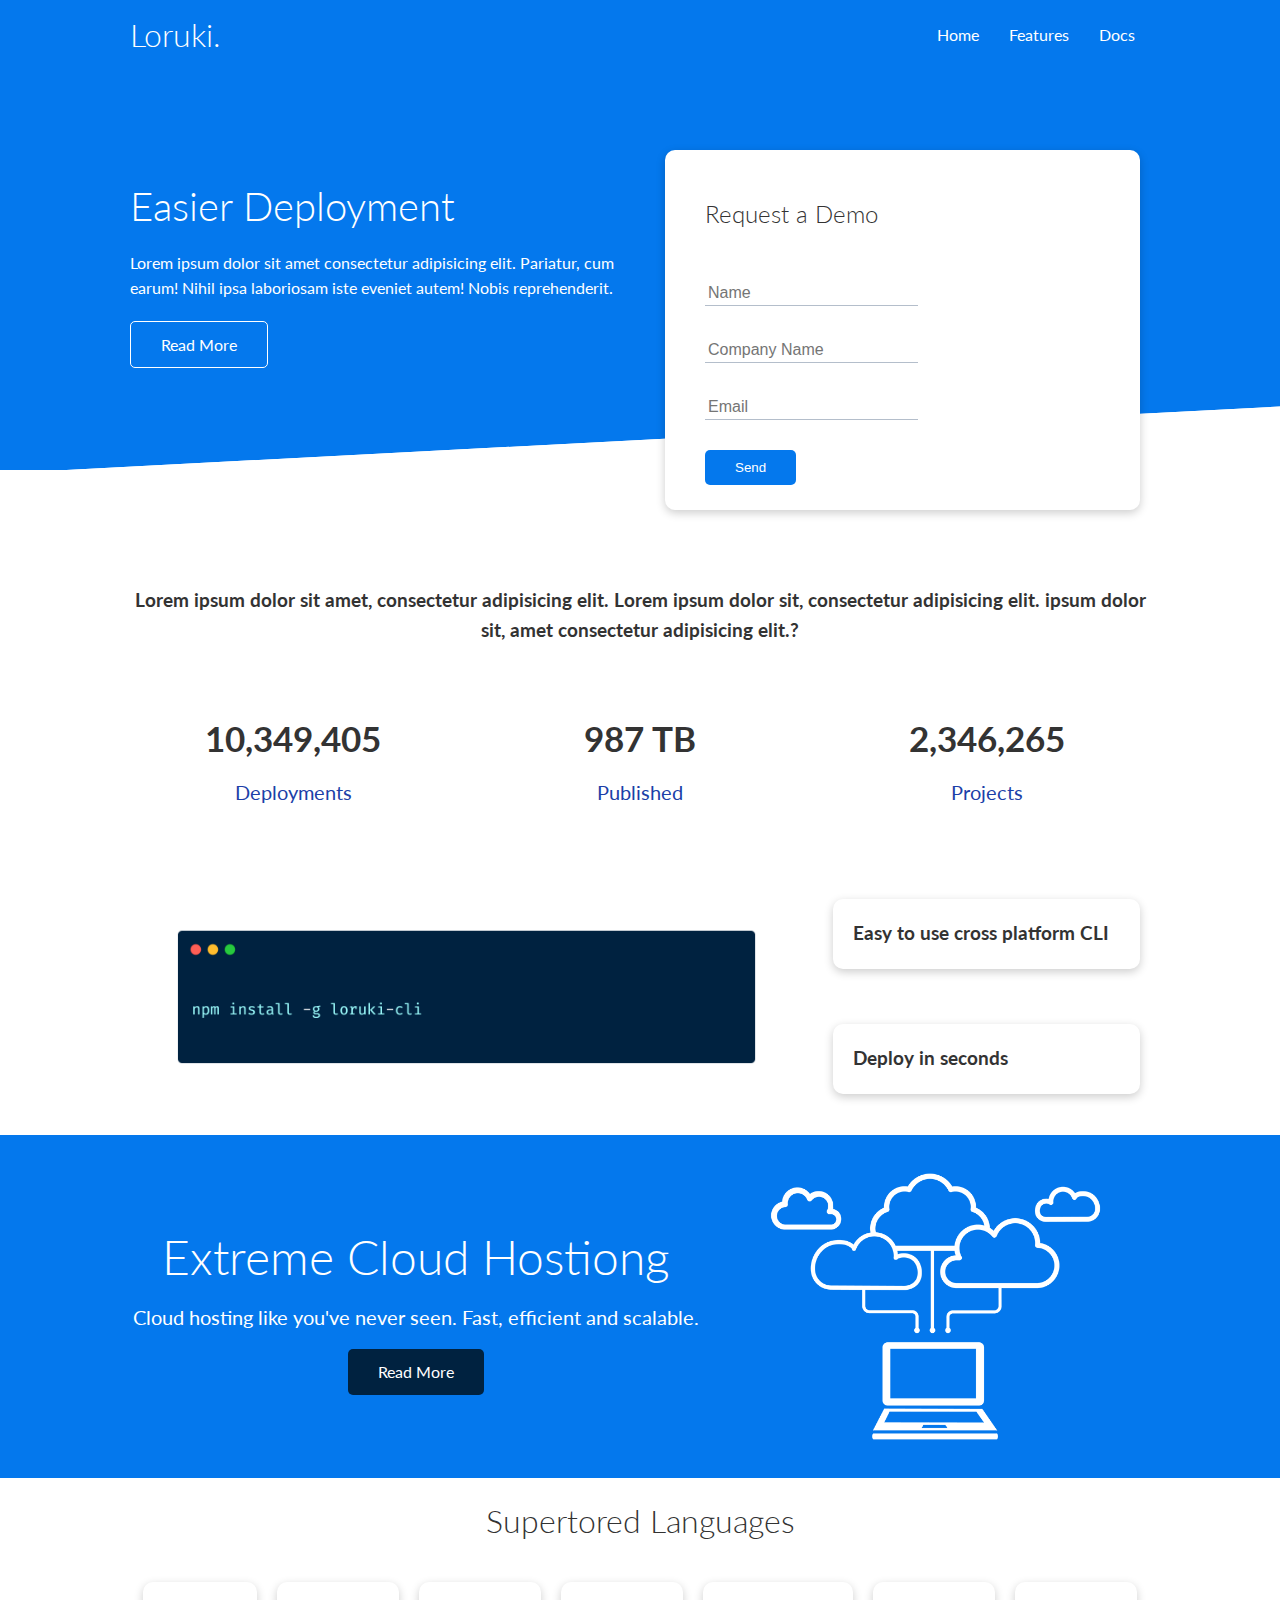
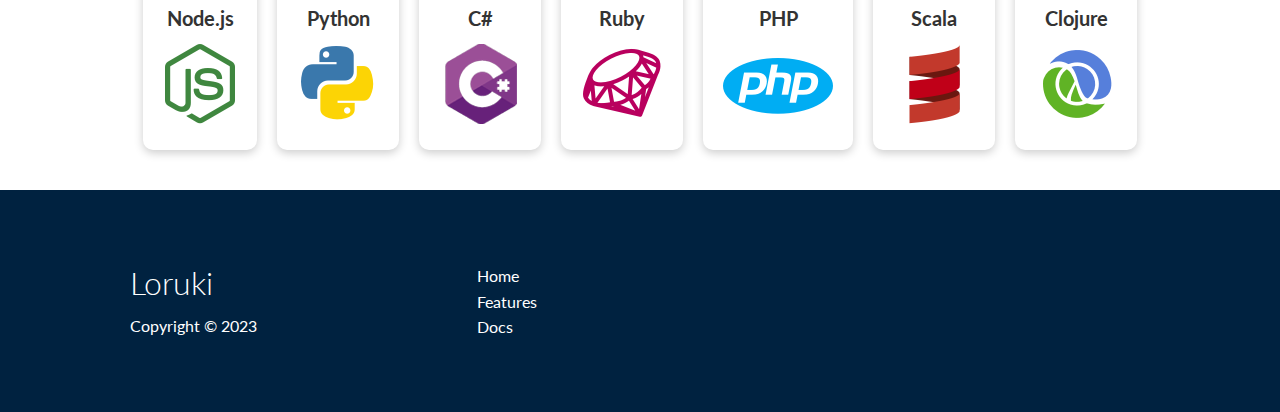
<file: index.html>
<!DOCTYPE html>
<html lang="en">

<head>
    <meta charset="UTF-8">
    <meta name="viewport" content="width=device-width, initial-scale=1.0">
    <link rel="stylesheet" href="https://cdnjs.cloudflare.com/ajax/libs/font-awesome/6.5.1/css/all.min.css"
        integrity="sha512-DTOQO9RWCH3ppGqcWaEA1BIZOC6xxalwEsw9c2QQeAIftl+Vegovlnee1c9QX4TctnWMn13TZye+giMm8e2LwA=="
        crossorigin="anonymous" referrerpolicy="no-referrer" />
    
    <link rel="stylesheet" href="css/utilities.css">
    <link rel="stylesheet" href="css/style.css">
   
    <title>Loruki | Cloude Hosting</title>
</head>

<body>
    <!-- Navbar -->
    <div class="navbar">
        <div class="container flex">
            <h1 class="logo">Loruki.</h1>
            <nav>
                <ul>
                    <li><a href="index.html">Home</a></li>
                    <li><a href="features.html">Features</a></li>
                    <li><a href="docs.html">Docs</a></li>
                </ul>
            </nav>
        </div>
    </div>

    <!-- Showcase -->
    <section class="showcase">
        <div class="container grid">
            <div class="showcase-text">
                <h1>Easier Deployment</h1>
                <p>Lorem ipsum dolor sit amet consectetur adipisicing elit.
                    Pariatur, cum earum! Nihil ipsa laboriosam iste eveniet autem! Nobis reprehenderit.</p>
                <a href="features.html" class="btn btn-outline">Read More</a>
            </div>

            <div class="showcase-form card">
                <h2>Request a Demo</h2>
                <form name="contact" method="POST" netlify-honeypot="bot-field" data-netlify="true" netlify>
                    <input type="hidden" name="form-name" value="contact">
                    <p class="hidden">
                        <label>
                          Don’t fill this out if you’re human: <input name="bot-field" />
                        </label>
                      </p>
                    <div class="form-control">
                        <input type="text" name="name" placeholder="Name" required>
                    </div>
                    <div class="form-control">
                        <input type="text" name="company" placeholder="Company Name" required>
                    </div>
                    <div class="form-control">
                        <input type="email" name="email" placeholder="Email" required>
                    </div>
                    <input type="submit" value="Send" class="btn btn-primary">
                </form>
            </div>
        </div>
        <!-- Stats -->
    </section>
    <section class="stats">
        <div class="container">
            <h3 class="stas-heading text-center my-1">
                Lorem ipsum dolor sit amet, consectetur adipisicing elit. Lorem ipsum dolor sit, consectetur adipisicing elit.
                ipsum dolor sit, amet consectetur adipisicing elit.?
            </h3>
            <div class="grid grid-3 text-center my-4">
                <div>
                    <i class="fas fa-server fa-3x"></i>
                    <h3>10,349,405</h3>
                    <p class="text-secondary">Deployments</p>
                </div>
                <div>
                    <i class="fas fa-upload fa-3x"></i>
                    <h3>987 TB</h3>
                    <p class="text-secondary">Published</p>
                </div>
                <div>
                    <i class="fas fa-project-diagram fa-3x"></i>
                    <h3>2,346,265</h3>
                    <p class="text-secondary">Projects</p>
                </div>
            </div>
        </div>
    </section>
    <!-- Cli -->
    <section class="cli">
        <div class="container grid">
            <img src="images/cli.png" alt="">
            <div class="card">
                <h3>Easy to use cross platform CLI</h3>
            </div>
            <div class="card">
                <h3>Deploy in seconds</h3>
            </div>
        </div>
    </section>

    <!-- Cloud -->
    <section class="cloud bg-primary my-2 py-2">
        <div class="container grid">
            <div class="text-center">
                <h2 class="lg">Extreme Cloud Hostiong</h2>
                <p class="lead my-1">Cloud hosting like you've never seen. Fast, efficient  and scalable.</p>  
                <a href="features.html" class="btn btn-dark">Read More</a>
            </div>
            <img src="images/cloud.png" alt="">
        </div>
       
    </section>

    <!-- Languages -->
    <section class="languages">
        <h2 class="md text-center my-2">Supertored Languages</h2>
        <div class="container flex">
            <div class="card">
                <h4>Node.js</h4>
                <img src="images/logos/node.png" alt="">
            </div>
            <div class="card">
                <h4>Python</h4>
                <img src="images/logos/python.png" alt="">
              </div>
              <div class="card">
                <h4>C#</h4>
                <img src="images/logos/csharp.png" alt="">
              </div>
              <div class="card">
                <h4>Ruby</h4>
                <img src="images/logos/ruby.png" alt="">
              </div>
              <div class="card">
                <h4>PHP</h4>
                <img src="images/logos/php.png" alt="">
              </div>
              <div class="card">
                <h4>Scala</h4>
                <img src="images/logos/scala.png" alt="">
              </div>
              <div class="card">
                <h4>Clojure</h4>
                <img src="images/logos/clojure.png" alt="">
              </div>
        </div>
    </section>
<!-- footer -->
    <footer class="footer bg-dark py-5">
        <div class="container grid grid-3">
            <div>
                <h1>Loruki</h1>
                <p>Copyright &copy; 2023</p>
            </div>
            <nav>
                <ul>
                    <li><a href="index.html">Home</a></li>
                    <li><a href="features.html">Features</a></li>
                    <li><a href="docs.html">Docs</a></li>
                </ul>
            </nav>
            <div class="social">
                <a href="#"><i class="fab fa-github fa-2x"></i></a>
                <a href="#"><i class="fab fa-facebook fa-2x"></i></a>
                <a href="#"><i class="fab fa-instagram fa-2x"></i></a>
                <a href="#"><i class="fab fa-twitter fa-2x"></i></a>
            </div>
        </div>
     
    </footer>
</body>

</html>
</file>
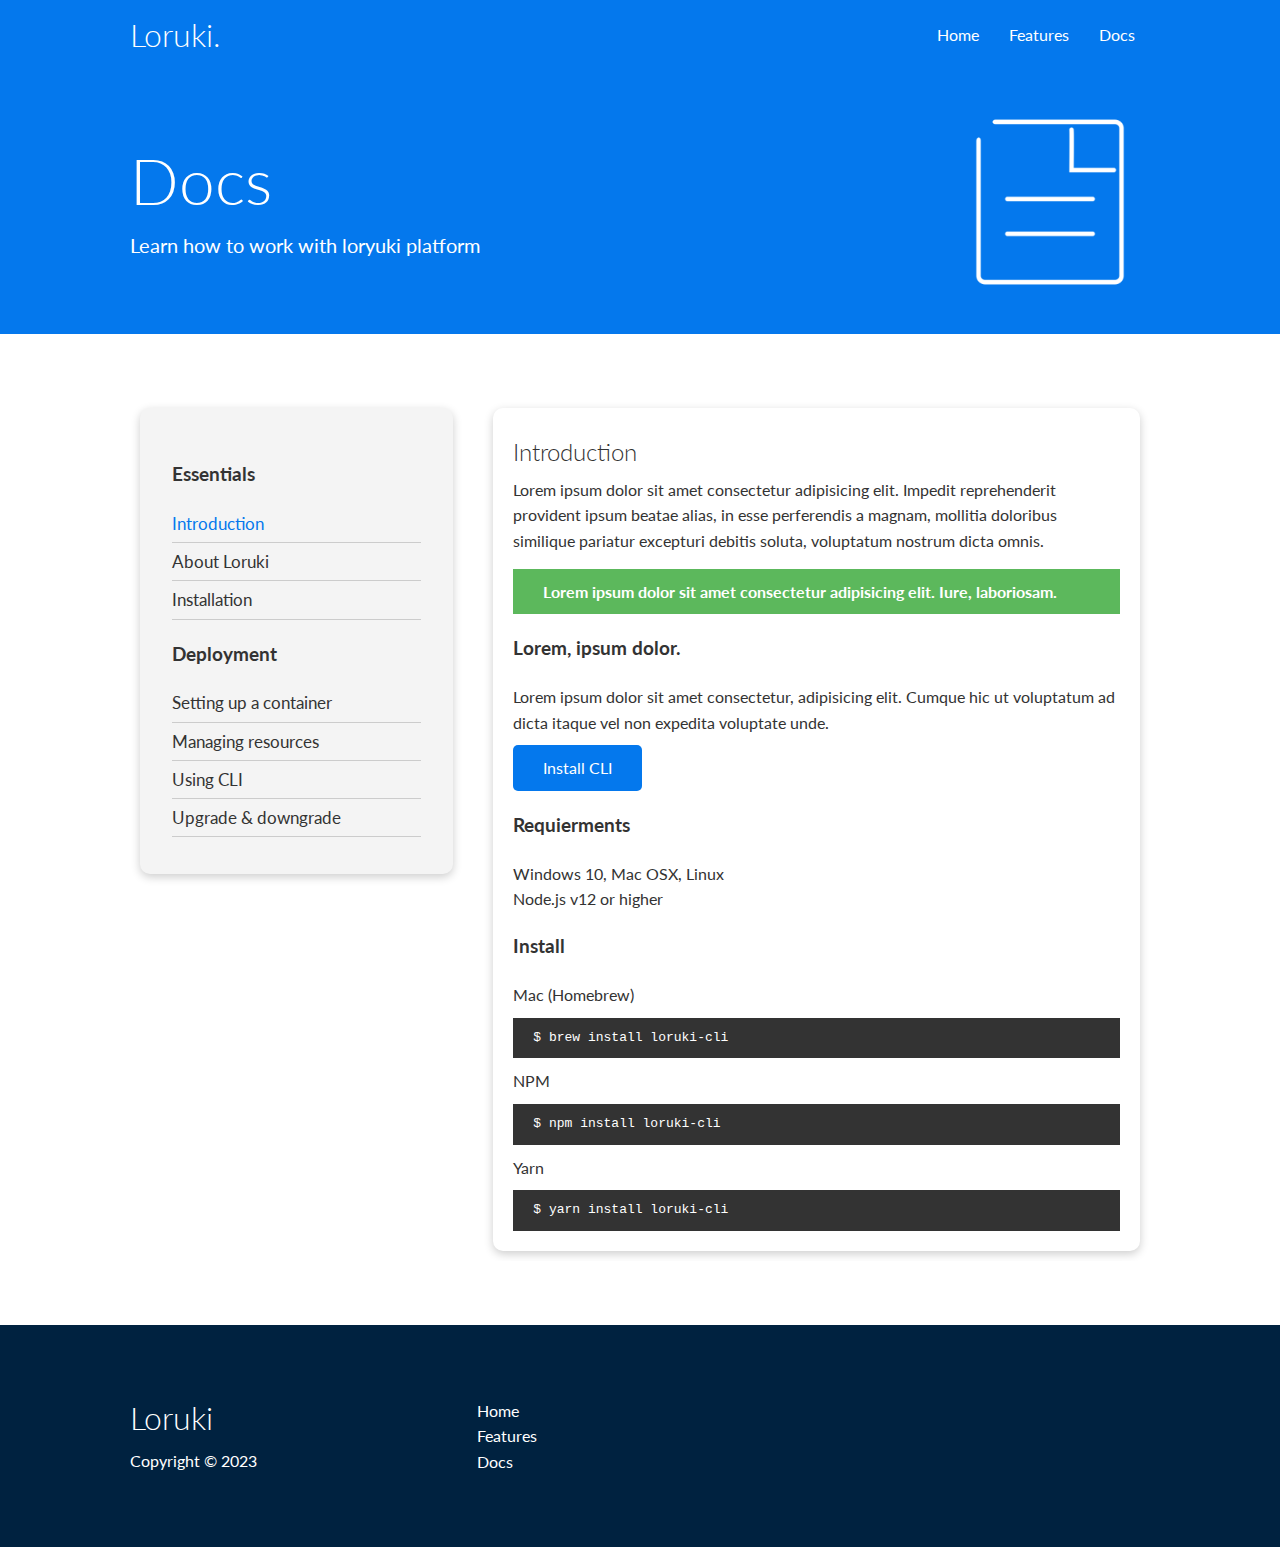
<file: docs.html>
<!DOCTYPE html>
<html lang="en">

<head>
    <meta charset="UTF-8">
    <meta name="viewport" content="width=device-width, initial-scale=1.0">
    <link rel="stylesheet" href="https://cdnjs.cloudflare.com/ajax/libs/font-awesome/6.5.1/css/all.min.css"
        integrity="sha512-DTOQO9RWCH3ppGqcWaEA1BIZOC6xxalwEsw9c2QQeAIftl+Vegovlnee1c9QX4TctnWMn13TZye+giMm8e2LwA=="
        crossorigin="anonymous" referrerpolicy="no-referrer" />

    <link rel="stylesheet" href="css/utilities.css">
    <link rel="stylesheet" href="css/style.css">

    <title>Loruki | Cloude Hosting</title>
</head>

<body>
    <!-- Navbar -->
    <div class="navbar">
        <div class="container flex">
            <h1 class="logo">Loruki.</h1>
            <nav>
                <ul>
                    <li><a href="index.html">Home</a></li>
                    <li><a href="features.html">Features</a></li>
                    <li><a href="docs.html">Docs</a></li>
                </ul>
            </nav>
        </div>
    </div>

    <!-- Head -->
    <section class="docs-head bg-primary py-3">
        <div class="container grid">
            <div>
                <h1 class="xl">Docs</h1>
                <p class="lead">Learn how to work with loryuki platform</p>
            </div>
            <img src="images/docs.png" alt="">
        </div>

    </section>


    <!-- Docs Main -->

    <section class="docs-main my-4">
        <div class="container grid">
            <div class="card bg-light p-3">
                <h3 class="my-2">Essentials</h3>
                <nav>
                    <ul>
                        <li><a class="text-primary" href="#">Introduction</a></li>
                        <li><a href="#">About Loruki</a></li>
                        <li><a href="#">Installation</a></li>
                    </ul>
                </nav>
                <h3 class="my-2">Deployment</h3>
                <nav>
                    <ul>
                        <li><a href="#">Setting up a container</a></li>
                        <li><a href="#">Managing resources</a></li>
                        <li><a href="#">Using CLI</a></li>
                        <li><a href="#">Upgrade & downgrade</a></li>
                    </ul>
                </nav>
            </div>

            <div class="card">
                <h2>Introduction</h2>
                <p>Lorem ipsum dolor sit amet consectetur adipisicing elit. Impedit reprehenderit provident ipsum beatae
                    alias, in esse perferendis a magnam, mollitia doloribus similique pariatur excepturi debitis soluta,
                    voluptatum nostrum dicta omnis.</p>
                <div class="alert alert-success">
                    <i class="fas fa-info"></i>Lorem ipsum dolor sit amet consectetur adipisicing elit. Iure,
                    laboriosam.
                </div>
                <h3>Lorem, ipsum dolor.</h3>
                <p>Lorem ipsum dolor sit amet consectetur, adipisicing elit. Cumque hic ut voluptatum ad dicta itaque
                    vel non expedita voluptate unde. </p>
                <a href="" class="btn btn-primary">Install CLI</a>
                <h3>Requierments</h3>
            <ul>
                <li>Windows 10, Mac OSX, Linux</li>
                <li>Node.js v12 or higher</li>
            </ul>
            <h3>Install</h3>
            <p>Mac (Homebrew)</p>
            <pre><code>$ brew install loruki-cli</code></pre>
            <p>NPM</p>
            <pre><code>$ npm install loruki-cli</code></pre>
            <p>Yarn</p>
            <pre><code>$ yarn install loruki-cli</code></pre>
            </div>
            

        </div>
    </section>


    <!-- footer -->
    <footer class="footer bg-dark py-5">
        <div class="container grid grid-3">
            <div>
                <h1>Loruki</h1>
                <p>Copyright &copy; 2023</p>
            </div>
            <nav>
                <ul>
                    <li><a href="index.html">Home</a></li>
                    <li><a href="features.html">Features</a></li>
                    <li><a href="docs.html">Docs</a></li>
                </ul>
            </nav>
            <div class="social">
                <a href="#"><i class="fab fa-github fa-2x"></i></a>
                <a href="#"><i class="fab fa-facebook fa-2x"></i></a>
                <a href="#"><i class="fab fa-instagram fa-2x"></i></a>
                <a href="#"><i class="fab fa-twitter fa-2x"></i></a>
            </div>
            

        </div>

    </footer>
</body>

</html>
</file>
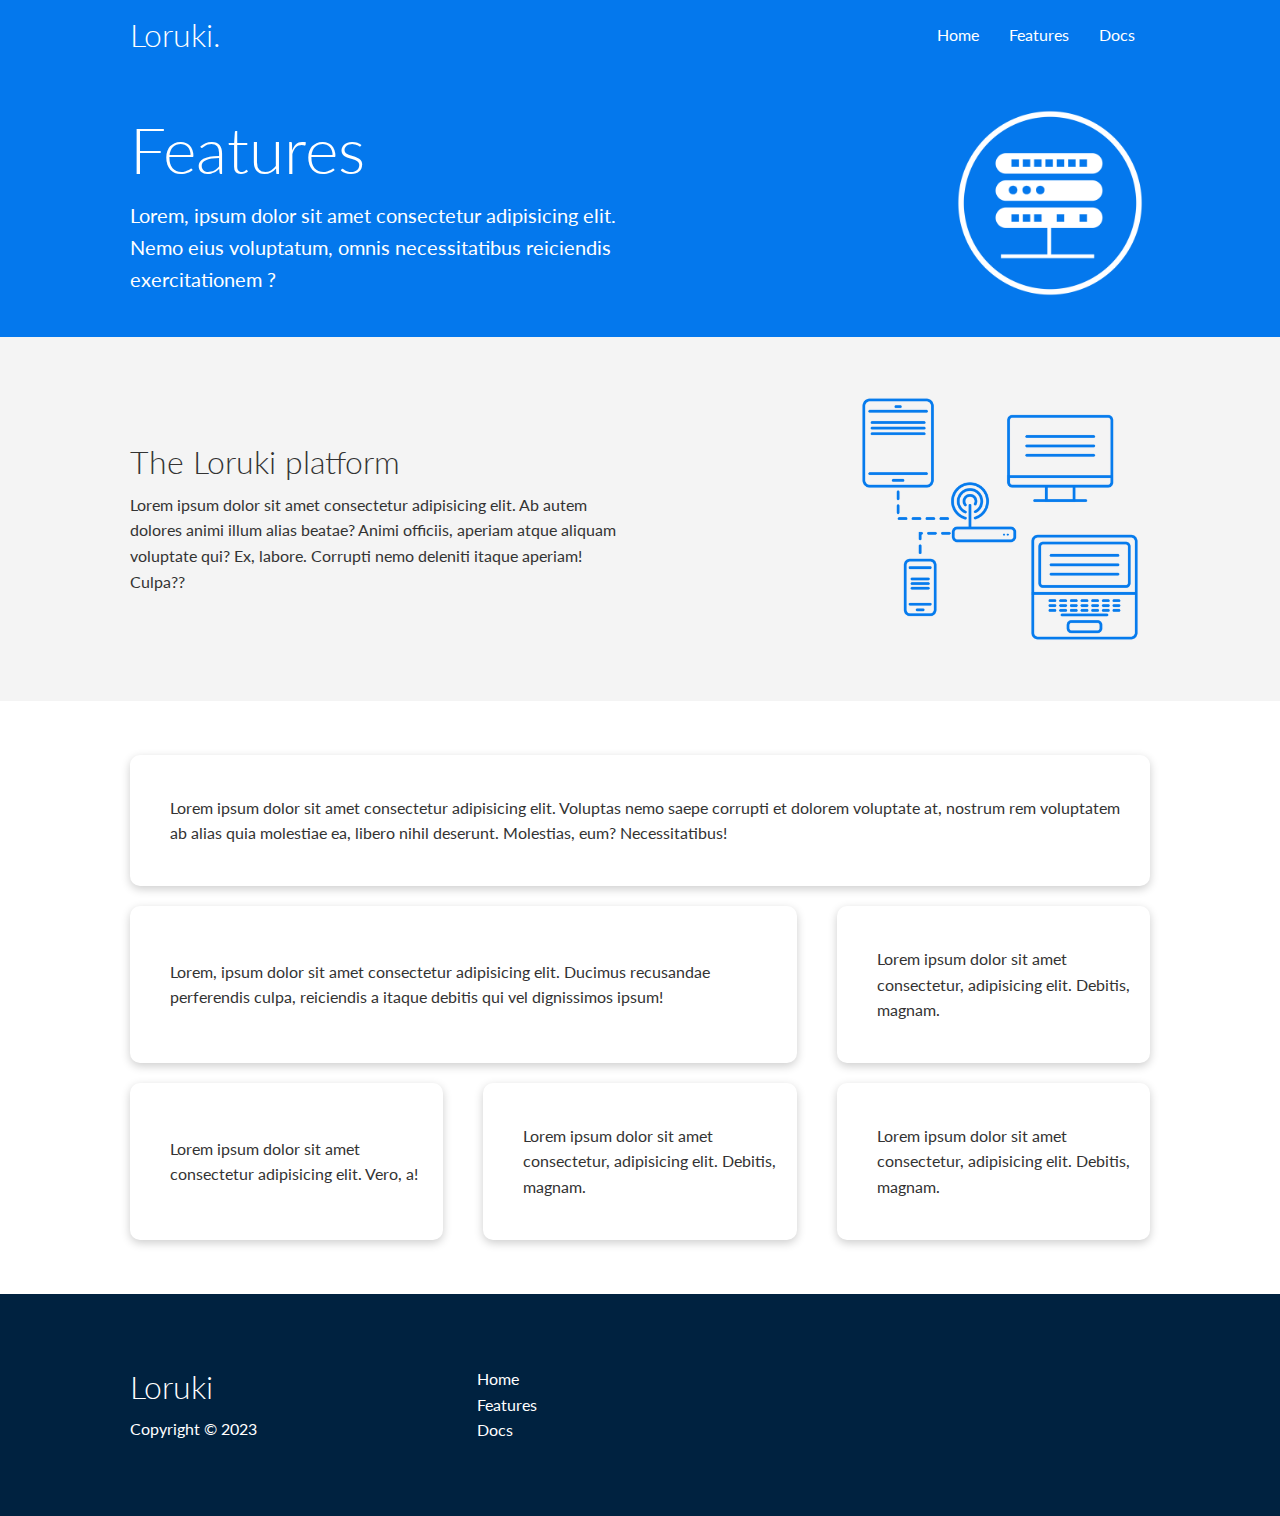
<file: features.html>
<!DOCTYPE html>
<html lang="en">

<head>
    <meta charset="UTF-8">
    <meta name="viewport" content="width=device-width, initial-scale=1.0">
    <link rel="stylesheet" href="https://cdnjs.cloudflare.com/ajax/libs/font-awesome/6.5.1/css/all.min.css"
        integrity="sha512-DTOQO9RWCH3ppGqcWaEA1BIZOC6xxalwEsw9c2QQeAIftl+Vegovlnee1c9QX4TctnWMn13TZye+giMm8e2LwA=="
        crossorigin="anonymous" referrerpolicy="no-referrer" />

    <link rel="stylesheet" href="css/utilities.css">
    <link rel="stylesheet" href="css/style.css">

    <title>Loruki | Cloude Hosting</title>
</head>

<body>
    <!-- Navbar -->
    <div class="navbar">
        <div class="container flex">
            <h1 class="logo">Loruki.</h1>
            <nav>
                <ul>
                    <li><a href="index.html">Home</a></li>
                    <li><a href="features.html">Features</a></li>
                    <li><a href="docs.html">Docs</a></li>
                </ul>
            </nav>
        </div>
    </div>

    <!-- Head -->
    <section class="features-head bg-primary py-3">
        <div class="container grid">
            <div>
                <h1 class="xl">Features</h1>
                <p class="lead">Lorem, ipsum dolor sit amet consectetur adipisicing elit. Nemo eius voluptatum, omnis
                    necessitatibus reiciendis exercitationem ?</p>
            </div>
            <img src="images/server.png" alt="">
        </div>

    </section>

    <!-- Sub Head -->
    <section class="features-sub-head bg-light py-3">
        <div class="container grid">
            <div>
                <h1 class="md">The Loruki platform</h1>
                <p>Lorem ipsum dolor sit amet consectetur adipisicing elit. Ab autem dolores animi illum
                    alias beatae? Animi officiis, aperiam atque aliquam voluptate qui? Ex, labore. Corrupti nemo
                    deleniti itaque aperiam! Culpa??</p>
            </div>
            <img src="images/server2.png" alt="">
        </div>
    </section>

    <section class="features-main my-2">
        <div class="container grid grid-3">
            <div class="card flex">
                <i class="fas fa-server fa-3x"></i>
                <p>Lorem ipsum dolor sit amet consectetur adipisicing elit. Voluptas nemo saepe corrupti et dolorem voluptate at, nostrum rem voluptatem ab alias quia molestiae ea, libero nihil deserunt. Molestias, eum? Necessitatibus!</p>
            </div>
            <div class="card flex">
                <i class="fas fa-network-wired fa-3x"></i>
                <p>
                    Lorem, ipsum dolor sit amet consectetur adipisicing elit. Ducimus
                    recusandae perferendis culpa, reiciendis a itaque debitis qui vel
                    dignissimos ipsum!
                </p>
            </div>
            <div class="card flex">
                <i class="fas fa-laptop-code fa-3x"></i>
                <p>
                    Lorem ipsum dolor sit amet consectetur, adipisicing elit. Debitis,
                    magnam.
                </p>
            </div>
            <div class="card flex">
                <i class="fas fa-database fa-3x"></i>
                <p>
                    Lorem ipsum dolor sit amet consectetur adipisicing elit. Vero, a!
                </p>
            </div>
            <div class="card flex">
                <i class="fas fa-power-off fa-3x"></i>
                <p>
                    Lorem ipsum dolor sit amet consectetur, adipisicing elit. Debitis,
                    magnam.
                </p>
            </div>
            <div class="card flex">
                <i class="fas fa-upload fa-3x"></i>
                <p>
                    Lorem ipsum dolor sit amet consectetur, adipisicing elit. Debitis,
                    magnam.
                </p>
            </div>
        </div>
    </section>


    <!-- footer -->
    <footer class="footer bg-dark py-5">
        <div class="container grid grid-3">
            <div>
                <h1>Loruki</h1>
                <p>Copyright &copy; 2023</p>
            </div>
            <nav>
                <ul>
                    <li><a href="index.html">Home</a></li>
                    <li><a href="features.html">Features</a></li>
                    <li><a href="docs.html">Docs</a></li>
                </ul>
            </nav>
            <div class="social">
                <a href="#"><i class="fab fa-github fa-2x"></i></a>
                <a href="#"><i class="fab fa-facebook fa-2x"></i></a>
                <a href="#"><i class="fab fa-instagram fa-2x"></i></a>
                <a href="#"><i class="fab fa-twitter fa-2x"></i></a>
            </div>
        </div>

    </footer>
</body>

</html>
</file>
<file: css/utilities.css>
@import url('https://fonts.googleapis.com/css2?family=Lato:wght@300&display=swap');

:root{  /* this is how to create a simple variabel to be usewd everywhere */
    --primary-color:#0478ed;
    --secondary-color:#1c3fa8;
    --dark-color:#002240;
    --light-color:#f4f4f4;
    --success-color:#5cb85c;
    --error-color:#d0545f;
}

/* Based Utilities styles */
*{
    box-sizing: border-box;
    padding: 0;
    margin: 0;
}

body{
    font-family: 'Lato', sans-serif;
    color: #333;
    line-height: 1.6;
}
.container{
    max-width: 1100px;
    margin: 0 auto;
    overflow: auto;
    padding: 0 40px;
}



img{
    width: 100%;
}


ul{
    list-style-type: none;
}

a{
    text-decoration: none;
    color: #333;
}

h1, 
h2 {
    font-weight: 300;
    line-height: 1.2;
    margin: 10px 0;
}

p{
    margin: 10px 0;
}

.card{
    background-color: white;
    color: #333;
    border-radius: 10px;
    box-shadow: 0 3px 10px rgba(0, 0, 0, 0.2); /* hwo this works : 1st is for horizontal shadow right (-)left,2do is vertical 3rd is blur and 4th is color with teh 4 value  being transparancy  */
    padding: 20px;
    margin: 10px;
    
}

.btn{

    display: inline-block;
    padding: 10px 30px;
    cursor: pointer;
    background: var(--primary-color);
    color: white;
    border: none;
    border-radius: 5px;
}

.text-center{
    text-align: center;
}

.flex{
    display: flex;
    justify-content: center;
    align-items: center;
    height: 100%;
}
.grid{
    display: grid;
     grid-template-columns: repeat(2, 1fr);  /* this measn repeats the columns twice 1 fraction even */
     gap: 20px;
     justify-content: center;
     align-items: center;
     height: 100%;  /*the container grid is inside the showcase which has a height of 400px by using 100% of its heaight it goes to 400px*/

}

/* margin for stats */
.my-1{
    margin: 1rem 0;
}
.my-2{
    margin: 1.5rem 0;
}
.my-3{
    margin: 2rem 0;
}
.my-4{
    margin: 3rem 0;
}
.my-4{
    margin: 4rem 0;
}

.m-1{
    margin: 1rem ;
}
.m-2{
    margin: 1.5rem ;
}
.m-3{
    margin: 2rem ;
}
.m-4{
    margin: 3rem ;
}
.m-4{
    margin: 4rem ;
}

/* padding for stats */
.py-1{
    padding: 1rem 0;
}
.py-2{
    padding: 1.5rem 0;
}
.py-3{
    padding: 2rem 0;
}
.py-4{
    padding: 3rem 0;
}
.py-5{
    padding: 4rem 0;
}

.p-1{
    padding: 1rem ;
}
.p-2{
    padding: 1.5rem ;
}
.p-3{
    padding: 2rem ;
}
.p-4{
    padding: 3rem ;
}
.p-5{
    padding: 4rem ;
}


/* text sizes */
.lead{
    font-size: 20px;
}
.sm{
    font-size: 1rem;
}
.md{
    font-size: 2rem;
}
.lg{
    font-size: 3rem;
} 
.xl{
    font-size: 4rem;
}




/* to amke hyperlinks white and social icons */
.bg-primary a,
.btn-primary a,
.bg-secondary a,
.btn-secondary a,
.bg-dark a,
.btn-dark a {
  color: #fff;
}



/* Docs */

/* alert */

.alert{
    background-color: var(--light-color);
    padding: 10px 20px;
    font-weight: bold;
    margin: 15px 0;
} 
.alert i{
    margin-right: 10px;
}
.alert-success{
 background-color: var(--success-color);
 color: white;
}

.alert-error{
    background-color:var(--success-color);
    color: white;
   }
</file>
<file: css/style.css>
@import url('https://fonts.googleapis.com/css2?family=Lato:wght@300&display=swap');

:root{  /* this is how to create a simple variabel to be usewd everywhere */
    --primary-color:#0478ed;
    --secondary-color:#1c3fa8;
    --dark-color:#002240;
    --light-color:#f4f4f4;
}

/* background and color buttons */
.bg-primary, .btn-primary{
    background-color: var(--primary-color);
    color: white;
}
.bg-secondary, .btn-secondary{
    background-color: var(--secondary-color);
    color: white;
}
.bg-dark, .btn-dark{
    background-color: var(--dark-color);
    color: white;
}
.bg-light, .btn-light{
    background-color: var(--light-color);
    color: #333;
}



/* Text color */
.text-primary, .text-primary{
   color: var(--primary-color);
   
}
.text-secondary, .text-secondary{
    color: var(--secondary-color);
    
}
.text-dark, .text-dark{
    color: var(--dark-color);
    
}
.text-light, .text-light{
   color: var(--light-color);
  
}




.btn-outline{
    background-color: transparent;
    border: 1px white solid;

}

.btn:hover{
    transform: scale(.98); /* In scale 1 is the deafult size */
}


.showcase .grid{
    /* grid-template-columns: 50% 45%; */
    gap: 30PX;
    overflow: visible;   /* the form was overflowing under the showcase and we had to add this to get rid of the scrollbar that got created due to that and this make it visible and on top  */
  
}


/* Hidden fake field for chatbots */
.hidden{
    visibility: hidden;
    height: 0;
}

/* Navbar */

.navbar{
    background-color: var(--primary-color);
    color: white;
    height: 70px;
    
}



.navbar .flex{
    justify-content: space-between;
}

.navbar ul{
    display: flex;
    justify-content: space-around;
    align-items: center;
}

.navbar a{
    color: white;
    padding: 10px;
    margin: 0 5px;
}

.navbar a:hover{  /* this is to create the line under the nav menus */
    border-bottom: 2px #fff solid;
}


/* Showcase */
.showcase {
    height: 400px;
    background-color: var(--primary-color);
    color: white;
    position: relative;
  
   
}
.showcase-text{
    animation: slideInFromLeft 1s ease-in;
}

.showcase::before,.showcase::after{
    content: '';
    position: absolute;
    height: 100px;
    bottom: -70px;
    right: 0;
    left: 0;
    background-color: white;
    transform: skewY(-3deg);
    -webkit-transform: skewY(-3deg);
    -moz-transform: skewY(-3deg);
    -ms-transform: skewY(-3deg);
   
}

/* stats */
.stats{
    padding-top: 100px;
    animation: slideInFromBottom 1s ease-in;
}

.stats-heading{
    max-width: 500px;
    margin: auto;
}

.stats .grid h3{
    font-size: 35px;
}
.stats .grid p{
    font-size: 20px;
}

/* showcase */

.showcase h1{
    font-size: 40px;
}

.showcase p{
    margin: 20px 0;
}


.showcase-form{
    position: relative;
    
    top: 60px;
    height:360px;
    padding: 40px;
    z-index: 100;
    justify-self: flex-end;
    animation: slideInFromRight 1s ease-in;
    
}


.showcase-form .form-control{
    margin: 30px 0;
}
  
.showcase-form input[type='text'],
.showcase-form input[type='email']{ /* this is how you trget the input but just teh text input by declaring the type */

    /* this next gets rid of the default square border on the input boxex and the we only add a border to the bottom side */
   border: 0;
   border-bottom: 1px solid #b4becb;
   padding: 3px;
   font-size: 16px; 

}

.showcase-form input:focus{ /* this will get rid of the square outline around the text box when they are click meaning when they focus */
    outline: none;
}



.grid-3{
    grid-template-columns: repeat(3, 1fr);
}

.cli .grid{
    grid-template-columns: repeat(3, 1fr);
    grid-template-rows: repeat(2, 1fr);
    animation: slideInFromLeft 1s ease-in;

}

.cli .grid > *:first-child{
    grid-column: 1/span 2;
    grid-row: 1/span 2;
}


/* Cloud */

.cloud .grid{
    grid-template-columns: 4fr 3fr;
    animation: slideInFromRight 1s ease-in;
}

/* Languages */
.languages .flex{

    flex-wrap: wrap;

}
.languages .card{
    text-align: center;
    margin: 18px 10px 40px;
    transition: transform 0.2s ease-in;   /* this is to make the hover animation slower and more smoth */
}

.languages .card h4{
    font-size: 20px;
    margin-bottom: 10px;
}


.languages .card:hover{
    transform: translateY(-15px); /* this is similiar to the effect on the buttons but  */
}


/* footer */

.footer .social a{
    margin: 0 10px;
}


/* Features HEAD */

.features-head img, .docs-head img {
    width: 200px;
    justify-self: flex-end;  /* this would just make the image be puish to the end of its grid part */
}


.features-sub-head img{
    width: 300px ;
    justify-self: flex-end;
}

.features-main .card > i{ /* this will put a margin in the first item in that area which is i */
    margin-right: 20px;
}


.features-main .grid{
    padding: 30px;
  
}



.features-main .grid> *:first-child{
    grid-column: 1/span 3;
    
   
}


.features-main .grid> *:nth-child(2){
    grid-column: 1/span 2;
   
}



/* Docs page */
.docs-main h3{
    margin: 20px 0;

}

.docs-main .grid{
    grid-template-columns: 1fr 2fr;
    align-items: flex-start;
}

.docs-main nav li{
    font-size: 17px;
    margin-bottom: 5px;
    padding-bottom: 5px;
    border-bottom: 1px #ccc solid;
}

.docs-main nav a:hover{
    font-weight: bold;
}

code,pre{
    background: #333;
    color: white;
    padding: 10px;

}



/* Animations */
/* Homepage */
/* we are gonna be using keyframes */
@keyframes slideInFromLeft{
    0%{
        transform: translateX(-100%);
    }
    100%{
        transform: translateX(0%);
    }
}
@keyframes slideInFromRight{
    0%{
        transform: translateX(100%);
    }
    100%{
        transform: translateX(0%);
    }
}
@keyframes slideInFromTop{
    0%{
        transform: translateY(-100%);
    }
    100%{
        transform: translateY(0%);
    }
}
@keyframes slideInFromBottom{
    0%{
        transform: translateY(100%);
    }
    100%{
        transform: translateY(0%);
    }
}




/* Media queries*/
/* Tablets and under */
@media (max-width: 768px) {
    .grid,
    .showcase .grid,
    .stats .grid,
    .cli .grid,
    .cloud .grid,
    .features-main .grid,
    .docs-main .grid {
        grid-template-columns: 1fr;
        grid-template-rows: 1fr;
    }

    .showcase{
        height: auto;
    }
    .showcase-text{
        text-align: center;
        margin-top: 40px;
        animation: slideInFromTop 1s ease-in;
    }
    .showcase-form{
        justify-self: center;
        animation: slideInFromBottom 1s ease-in;
    }


    .cli .grid > *:first-child{
        grid-column: 1;
        grid-row: 1;
    }

    .features-head,
    .features-sub-head,
    .docs-head {
        text-align: center;

    }
    
    .features-head img,
    .features-sub-head img,
    .docs-head img {
       justify-self: center;
        
    }

    .features-main .grid{
        display: none;
        display:flex;
        flex-direction: column;
       
    }
  
}


/* Mobile */
@media (max-width: 500px) {
    
    .navbar{
        height: 110px;
    }
    .navbar .flex{
        flex-direction: column;
    }
    .navbar ul{
        padding: 10px;
        background-color: rgba(0, 0, 0, 0.1);
    }
}
</file>
